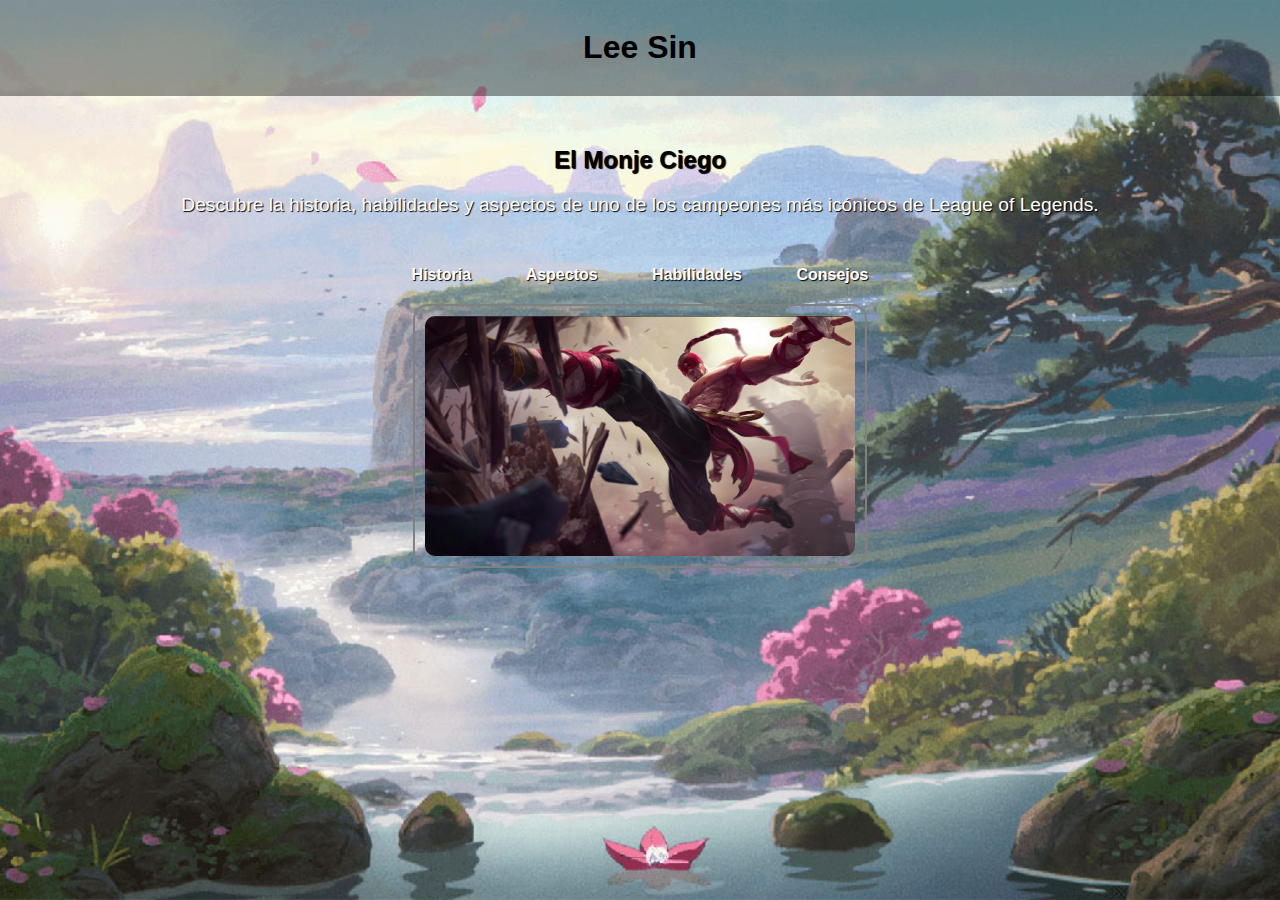
<file: index.html>
<!DOCTYPE html>
<html lang="es">
<head>
  <meta charset="UTF-8" />
  <meta name="viewport" content="width=device-width, initial-scale=1.0"/>
  <meta name="google-adsense-account" content="ca-pub-3333057361187350">
  <title>Monje Ciego - Descubre la historia, habilidades y aspectos de uno de los campeones más icónicos de League of Legends.</title>
  <link rel="stylesheet" href="styles.css"/>
  <script async src="https://pagead2.googlesyndication.com/pagead/js/adsbygoogle.js?client=ca-pub-3333057361187350"
     crossorigin="anonymous"></script>
</head>
<body>
  <header class="main-header">
    <h1 class="fade-in">Lee Sin</h1>
  </header>
  <main class="index-main text-shadow">   
    <h2 class="fade-in delay">El Monje Ciego</h2>
    <p class="intro-text fade-in delay">Descubre la historia, habilidades y aspectos de uno de los campeones más icónicos de League of Legends.</p>
    <nav>
      <a class="fade-in delay" href="historia.html">Historia</a>
      <a class="fade-in delay" href="skins.html">Aspectos</a>
      <a class="fade-in delay" href="habilidades.html">Habilidades</a>
      <a class="fade-in delay" href="consejos.html">Consejos</a>
    </nav>
    <div class="lee-img-frame fade-in delay2">
      <img  src="assets/skins/lee sin 0.jpg" alt="Monje Ciego Base"/>
    </div>
  </main>
  <script src="script.js"></script>
</body>
</html>
</file>
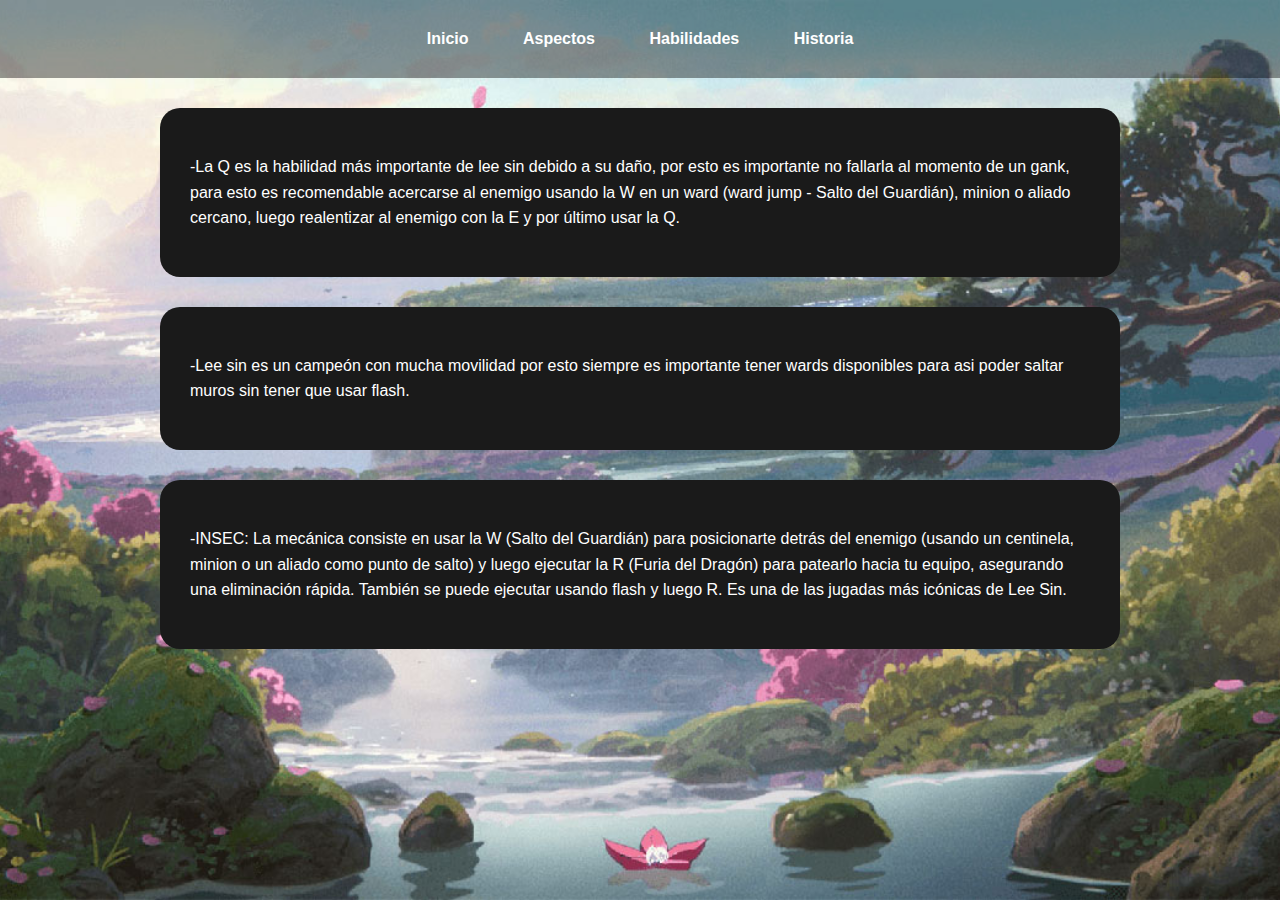
<file: consejos.html>
<!DOCTYPE html>
<html lang='es'>
    <head>
        <meta charset='UTF-8'>
        <meta name="viewport" content="width=device-width, initial-scale=1.0"/>
        <meta name="google-adsense-account" content="ca-pub-3333057361187350">
        <title>Historia - Lee Sin</title>
        <link rel='stylesheet' href='styles.css'>
        <script async src="https://pagead2.googlesyndication.com/pagead/js/adsbygoogle.js?client=ca-pub-3333057361187350"
     crossorigin="anonymous"></script>
    </head>
    <body>
<header class='sub-header'>
    <nav>
    <a class="fade-in delay2" href='index.html'>Inicio</a>
    <a class="fade-in delay2" href='skins.html'>Aspectos</a>
    <a class="fade-in delay2" href='habilidades.html'>Habilidades</a>
    <a class="fade-in delay2" href='historia.html'>Historia</a>
    </nav>
</header>
    <main class='story'>
        <div class='story-content fade-in'>
             <p>-La Q es la habilidad más importante de lee sin debido a su daño, por esto es importante no fallarla al momento de un gank, para esto es recomendable acercarse al enemigo usando la W en un ward (ward jump - Salto del Guardián), minion o aliado cercano, luego realentizar al enemigo con la E y por último usar la Q.</p>
        </div>
        <div class='story-content fade-in'>
            <p>-Lee sin es un campeón con mucha movilidad por esto siempre es importante tener wards disponibles para asi poder saltar muros sin tener que usar flash.</p>
        </div>
        <div class='story-content fade-in'>
            <p>-INSEC: La mecánica consiste en usar la W (Salto del Guardián) para posicionarte detrás del enemigo (usando un centinela, minion o un aliado como punto de salto) y luego ejecutar la R (Furia del Dragón) para patearlo hacia tu equipo, asegurando una eliminación rápida. También se puede ejecutar usando flash y luego R. Es una de las jugadas más icónicas de Lee Sin.</p>
        </div>
    </main>
    <script src="script.js"></script>
</body>
</html>
</file>
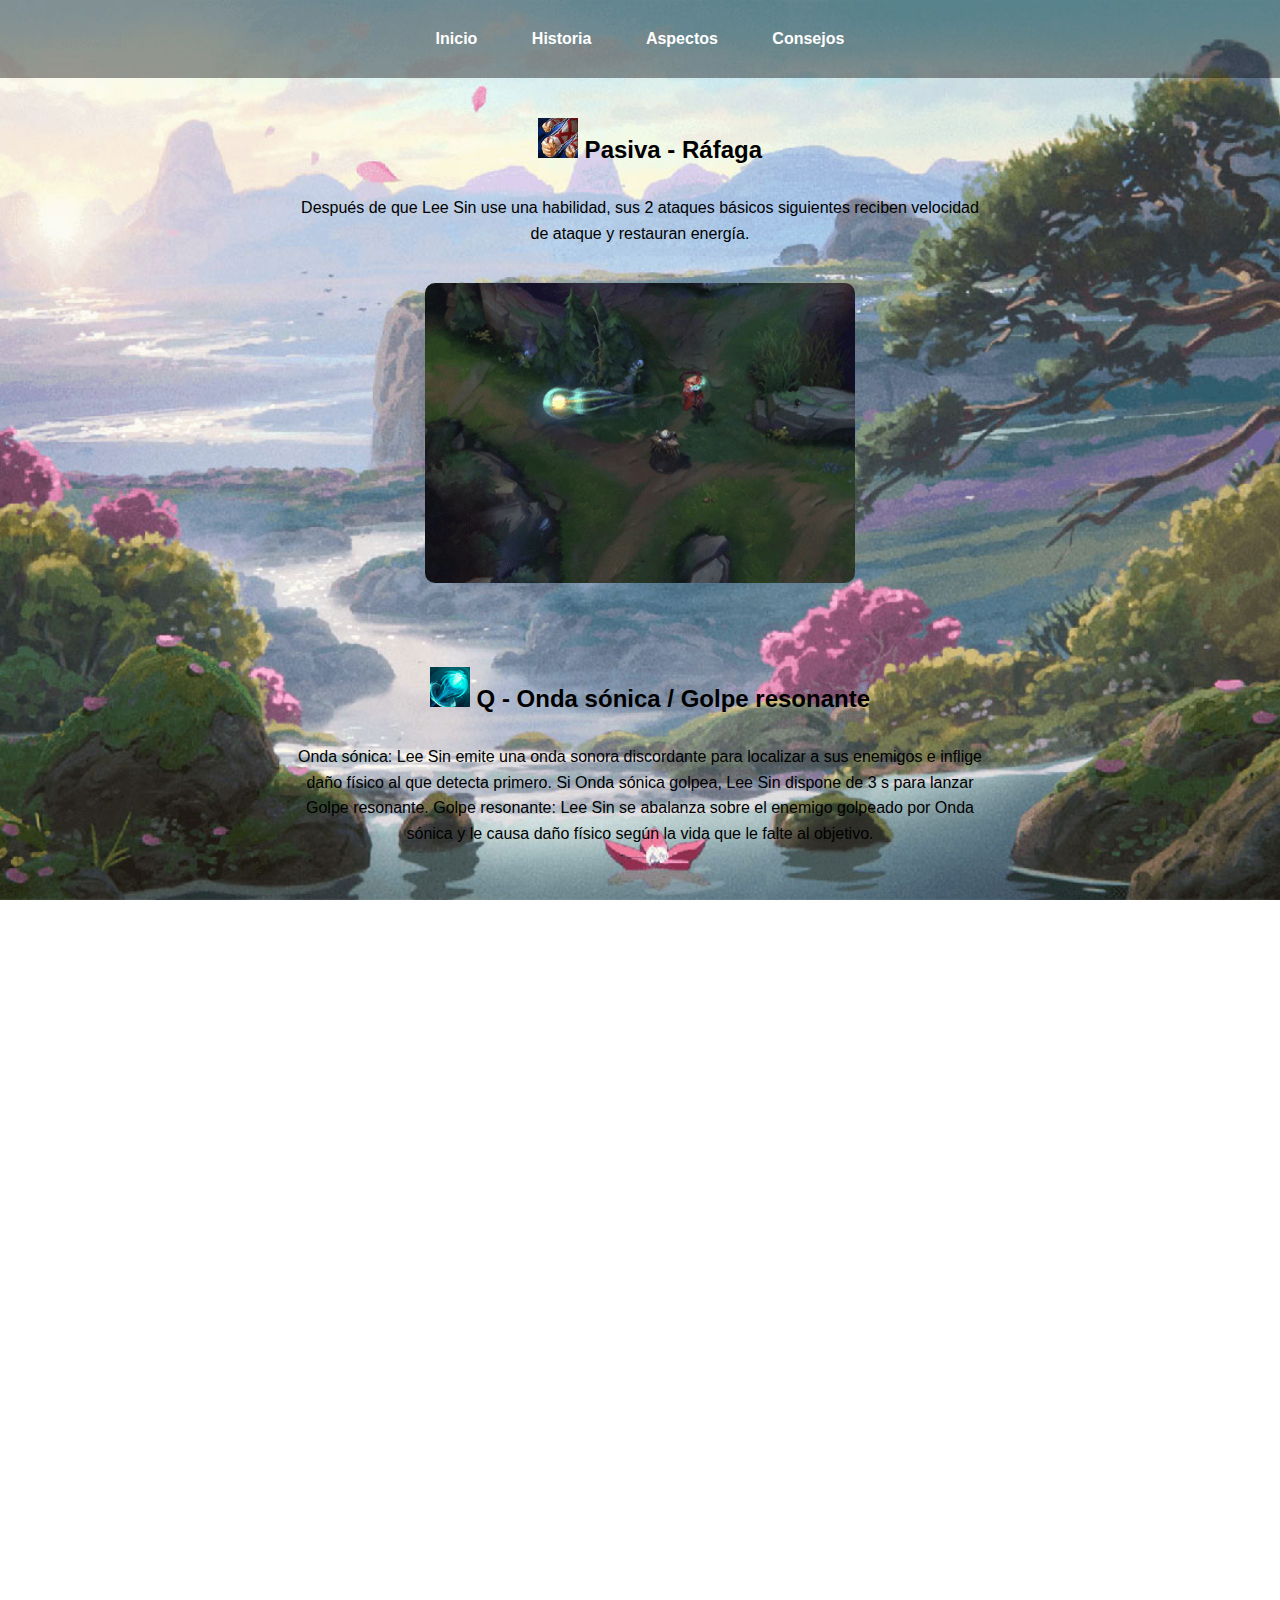
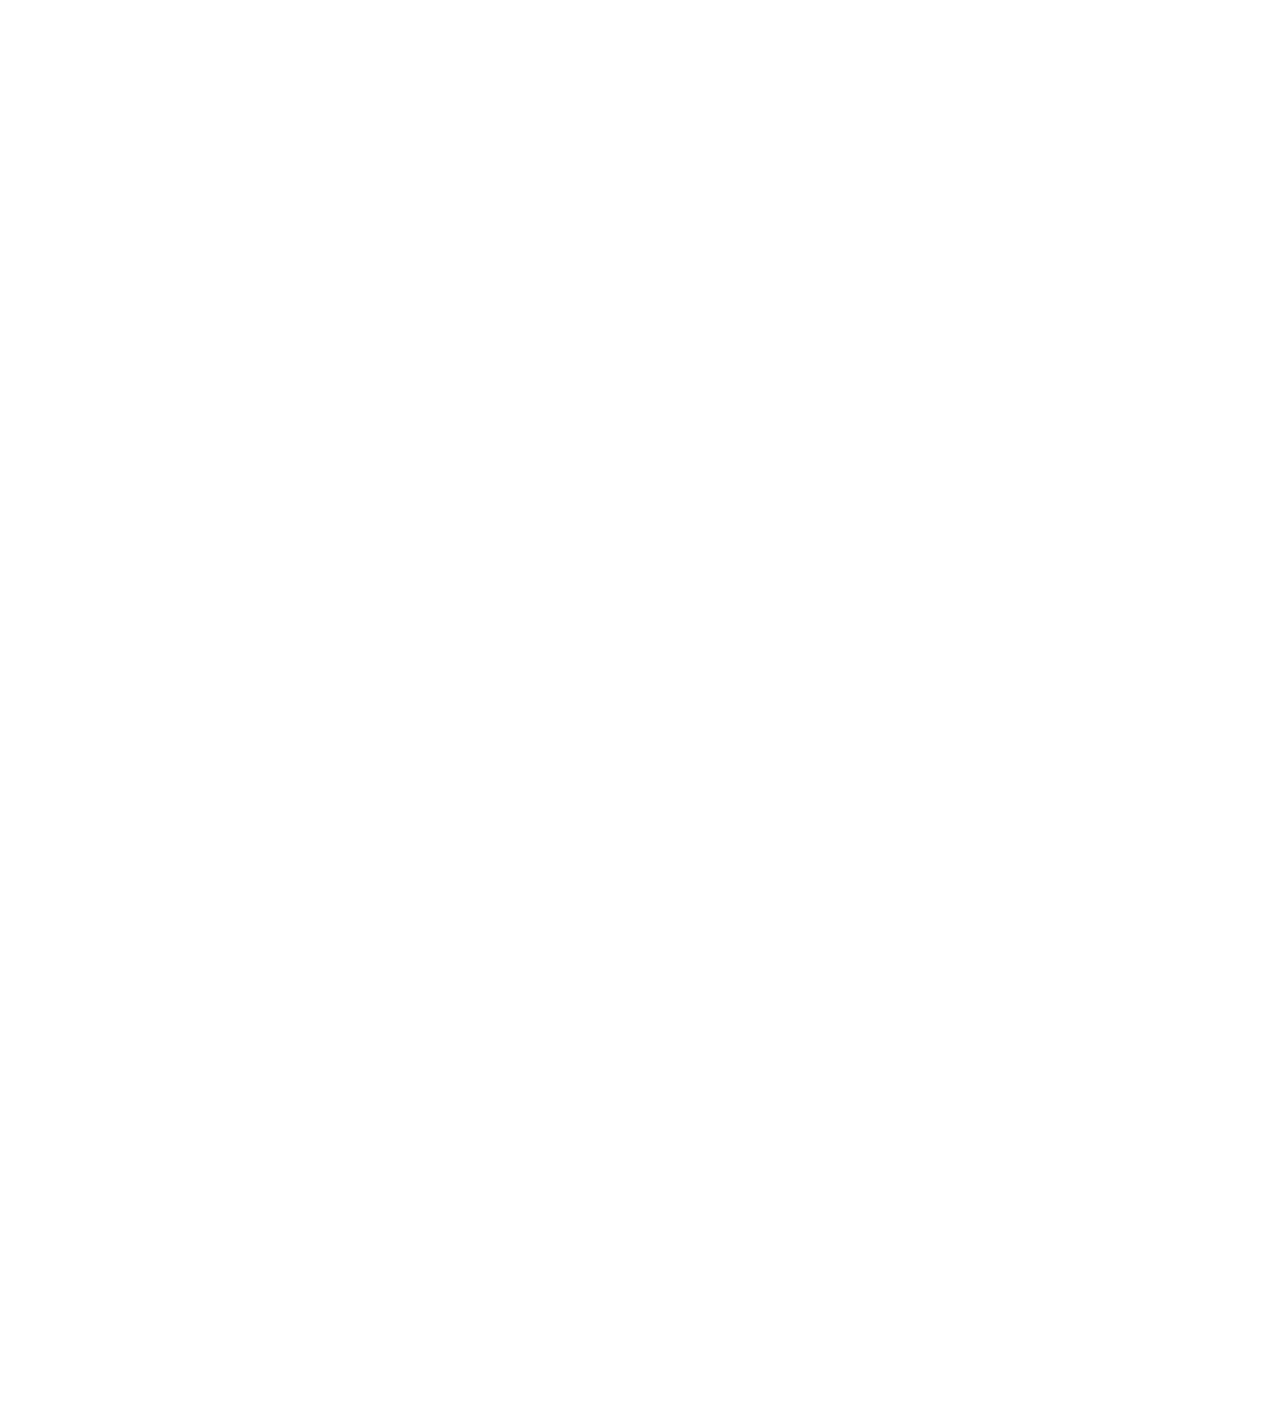
<file: habilidades.html>
<!DOCTYPE html><html lang='es'>
    <head>
        <meta charset='UTF-8'>
        <meta name="viewport" content="width=device-width, initial-scale=1.0"/>
        <meta name="google-adsense-account" content="ca-pub-3333057361187350">
        <title>Habilidades - Lee Sin</title>
        <link rel='stylesheet' href='styles.css'>
        <script async src="https://pagead2.googlesyndication.com/pagead/js/adsbygoogle.js?client=ca-pub-3333057361187350"
     crossorigin="anonymous"></script>
    </head>
    <body>

<header class='sub-header'>
    <nav>
    <a class="fade-in delay2" href='index.html'>Inicio</a>
    <a class="fade-in delay2" href='historia.html'>Historia</a>
    <a class="fade-in delay2" href='skins.html'>Aspectos</a>
    <a class="fade-in delay" href="consejos.html">Consejos</a>
</nav>
</header>
<main class='abilities'>
    <div class='ability fade-in'>
        <h2 class='ability fade-in'><img src="assets/lee/P lee.png"/> Pasiva - Ráfaga  </h2>
        <p>Después de que Lee Sin use una habilidad, sus 2 ataques básicos siguientes reciben velocidad de ataque y restauran energía.</p>
    </div> 
    <div class='ability_gif fade-in delay'>
        <img src='assets/lee/pasiva lee sin.gif' alt='Pasiva' />
    </div>    
    <div class='ability fade-in'>
        <h2 class='ability fade-in'><img src="assets/lee/Q lee.png"/> Q - Onda sónica / Golpe resonante  </h2>
        <p>Onda sónica: Lee Sin emite una onda sonora discordante para localizar a sus enemigos e inflige daño físico al que detecta primero. Si Onda sónica golpea, Lee Sin dispone de 3 s para lanzar Golpe resonante. Golpe resonante: Lee Sin se abalanza sobre el enemigo golpeado por Onda sónica y le causa daño físico según la vida que le falte al objetivo.</p>
    </div> 
    <div class='ability_gif fade-in delay'>
        <img src='assets/lee/Q lee sin.gif' alt='Pasiva' />
    </div>
    <div class='ability fade-in'>
        <h2 class='ability fade-in'><img src="assets/lee/W lee.png"/> W - Salvaguarda / Voluntad de hierro  </h2>
        <p>Salvaguarda: Lee Sin salta sobre un aliado de su elección y genera un escudo que lo protege del daño. Si el aliado es un campeón, también lo escuda. Tras utilizar Salvaguarda, Lee Sin puede usar Voluntad de hierro. Voluntad de hierro: El intenso entrenamiento de Lee Sin le permite crecerse en la batalla. Lee Sin obtiene robo de vida y succión de hechizo.</p>
    </div> 
    <div class='ability_gif fade-in delay'>
        <img src='assets/lee/W lee sin.gif' alt='Pasiva' />
    </div>
    <div class='ability fade-in'>
        <h2 class='ability fade-in'><img src="assets/lee/E lee.png"/> E - Tempestad / Incapacitar  </h2>
        <p>Tempestad: Lee Sin golpea el suelo y provoca una onda de choque que inflige daño mágico y revela a los enemigos alcanzados. Si Tempestad golpea a un enemigo, Lee Sin puede usar Incapacitar. Incapacitar: Lee Sin incapacita a los enemigos cercanos dañados por Tempestad y reduce su velocidad de movimiento. La velocidad de movimiento se recupera gradualmente.</p>
    </div> 
    <div class='ability_gif fade-in delay'>
        <img src='assets/lee/E lee sin.gif' alt='Pasiva' />
    </div>
    <div class='ability fade-in'>
        <h2 class='ability fade-in'><img src="assets/lee/R lee.png"/> R - Ira del dragón  </h2>
        <p>Lee Sin realiza una potente patada giratoria, que lanza hacia atrás al objetivo e inflige daño físico a él y a todos los enemigos con los que impacte. Estos últimos salen por los aires durante un breve tiempo. Esta técnica se la enseñó Jesse Perring, aunque Lee Sin no patea a los jugadores fuera del mapa.</p>
    </div> 
    <div class='ability_gif fade-in delay'>
        <img src='assets/lee/R lee sin.gif' alt='Pasiva' />
    </div>
    
</main>
<script src="script.js"></script>
</body>
</html>
</file>
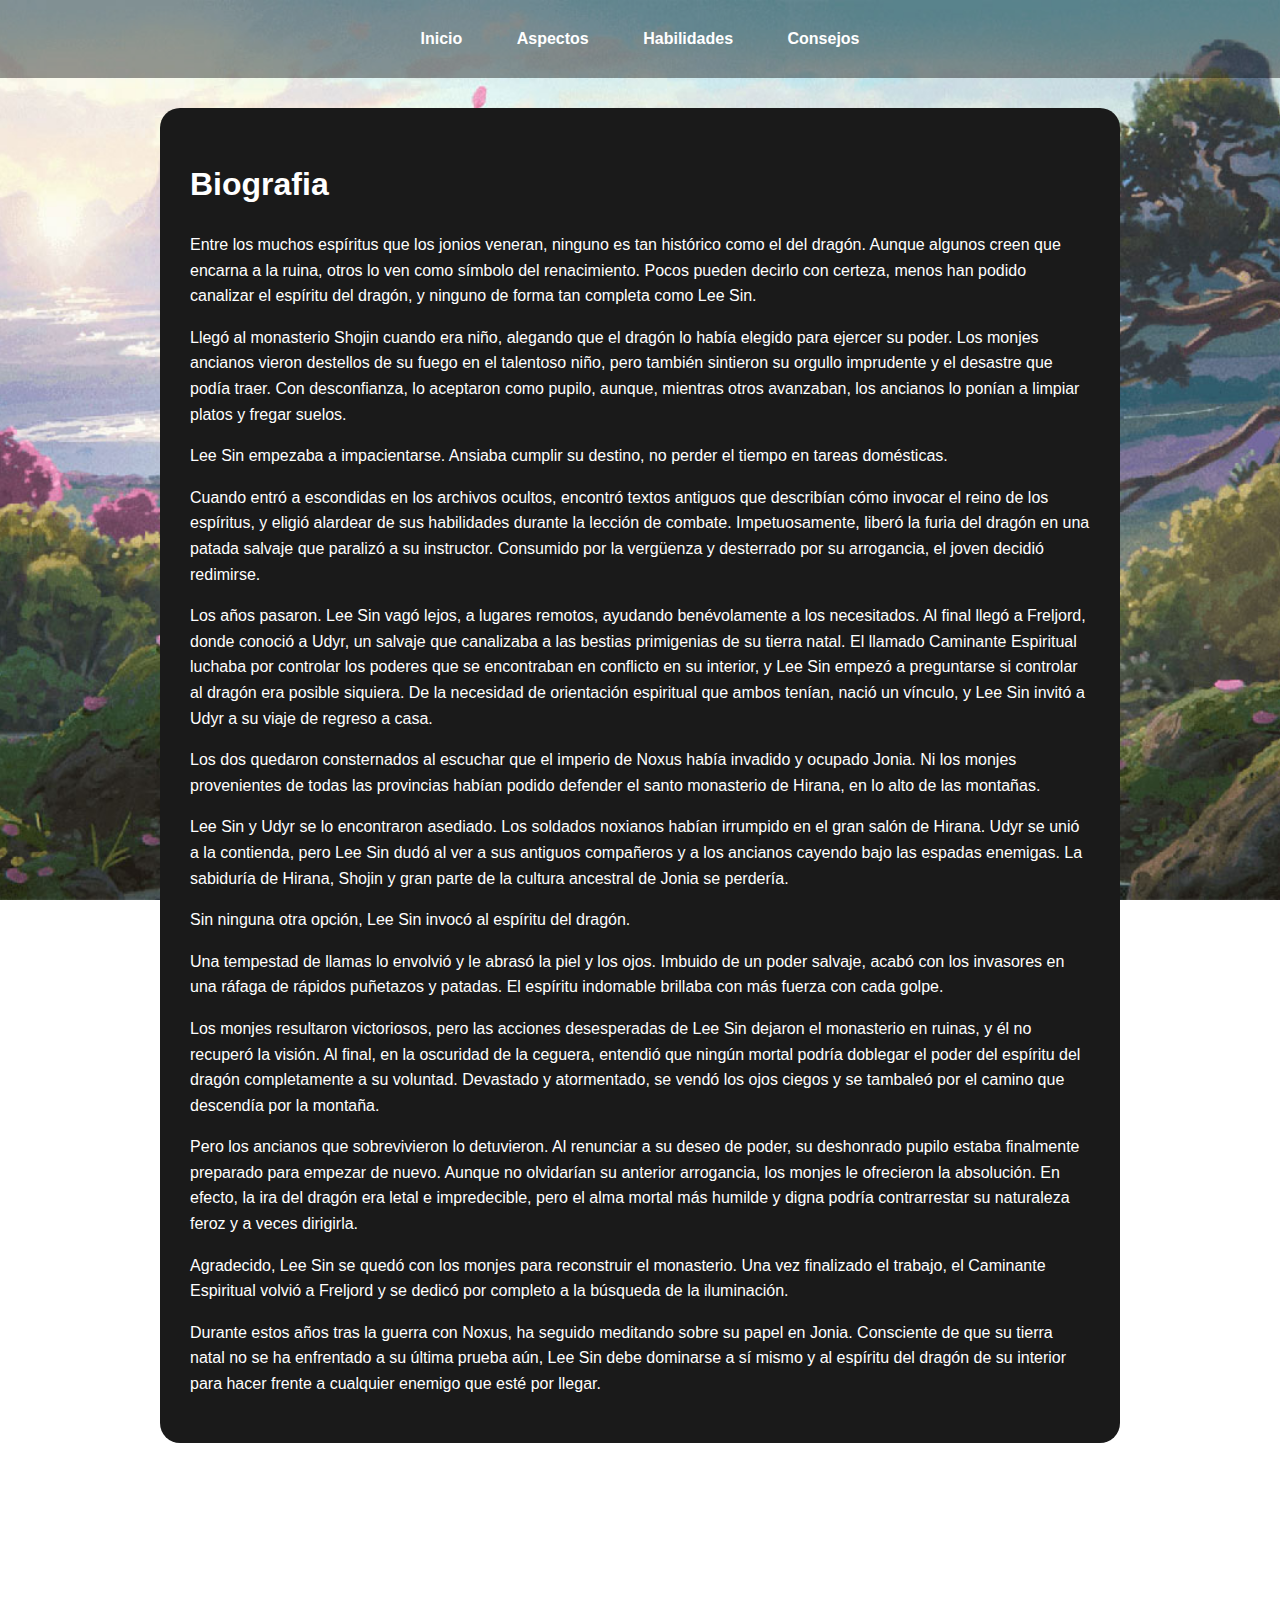
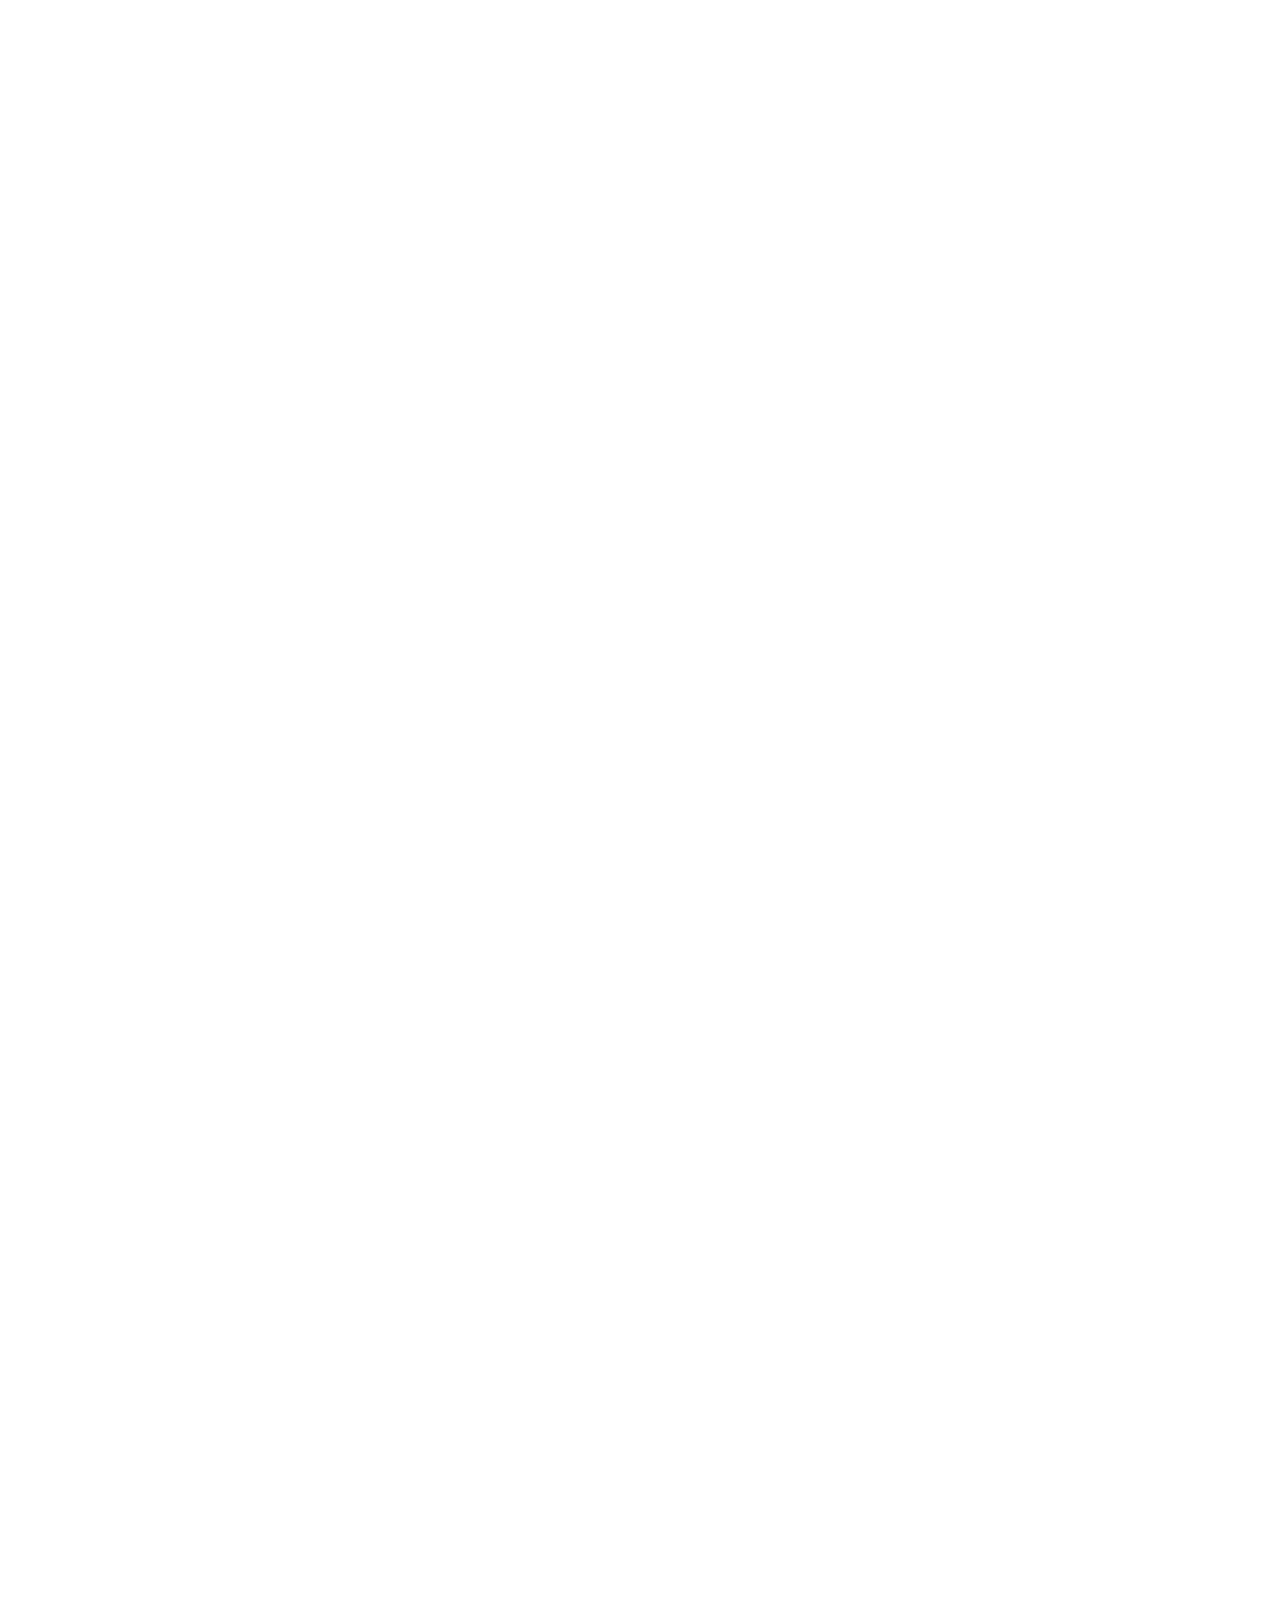
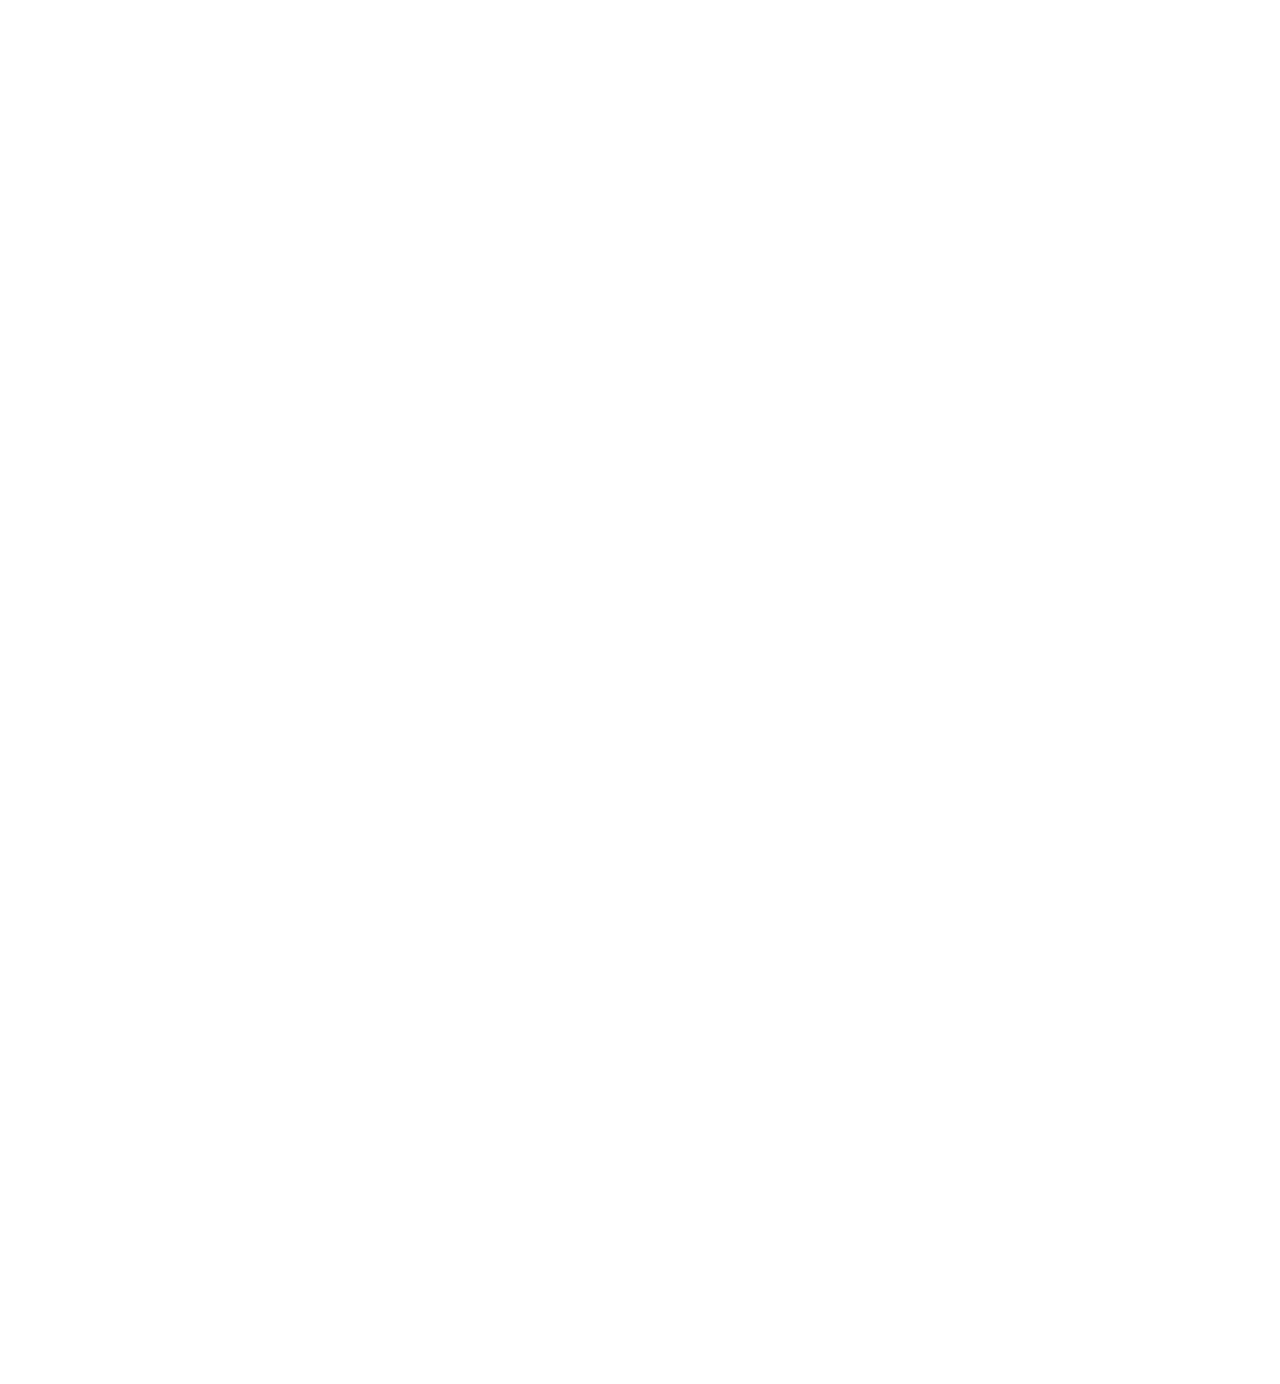
<file: historia.html>
<!DOCTYPE html>
<html lang='es'>
    <head>
        <meta charset='UTF-8'>
        <meta name="viewport" content="width=device-width, initial-scale=1.0"/>
        <meta name="google-adsense-account" content="ca-pub-3333057361187350">
        <title>Historia - Lee Sin</title>
        <link rel='stylesheet' href='styles.css'>
        <script async src="https://pagead2.googlesyndication.com/pagead/js/adsbygoogle.js?client=ca-pub-3333057361187350"
     crossorigin="anonymous"></script>
    </head>
    <body>
<header class='sub-header'>
    <nav>
    <a class="fade-in delay2" href='index.html'>Inicio</a>
    <a class="fade-in delay2" href='skins.html'>Aspectos</a>
    <a class="fade-in delay2" href='habilidades.html'>Habilidades</a>
    <a class="fade-in delay" href="consejos.html">Consejos</a>
    </nav>
</header>
    <main class='story'>
        <div class='story-content fade-in'>
            <h1 class='fade-in title'>Biografia</h1>
            <p>Entre los muchos espíritus que los jonios veneran, ninguno es tan histórico como el del dragón. Aunque algunos creen que encarna a la ruina, otros lo ven como símbolo del renacimiento. Pocos pueden decirlo con certeza, menos han podido canalizar el espíritu del dragón, y ninguno de forma tan completa como Lee Sin.</p>
            <p>Llegó al monasterio Shojin cuando era niño, alegando que el dragón lo había elegido para ejercer su poder. Los monjes ancianos vieron destellos de su fuego en el talentoso niño, pero también sintieron su orgullo imprudente y el desastre que podía traer. Con desconfianza, lo aceptaron como pupilo, aunque, mientras otros avanzaban, los ancianos lo ponían a limpiar platos y fregar suelos.</p>
            <p>Lee Sin empezaba a impacientarse. Ansiaba cumplir su destino, no perder el tiempo en tareas domésticas.</p>
            <p>Cuando entró a escondidas en los archivos ocultos, encontró textos antiguos que describían cómo invocar el reino de los espíritus, y eligió alardear de sus habilidades durante la lección de combate. Impetuosamente, liberó la furia del dragón en una patada salvaje que paralizó a su instructor. Consumido por la vergüenza y desterrado por su arrogancia, el joven decidió redimirse.</p>
            <p>Los años pasaron. Lee Sin vagó lejos, a lugares remotos, ayudando benévolamente a los necesitados. Al final llegó a Freljord, donde conoció a Udyr, un salvaje que canalizaba a las bestias primigenias de su tierra natal. El llamado Caminante Espiritual luchaba por controlar los poderes que se encontraban en conflicto en su interior, y Lee Sin empezó a preguntarse si controlar al dragón era posible siquiera. De la necesidad de orientación espiritual que ambos tenían, nació un vínculo, y Lee Sin invitó a Udyr a su viaje de regreso a casa.</p>
            <p>Los dos quedaron consternados al escuchar que el imperio de Noxus había invadido y ocupado Jonia. Ni los monjes provenientes de todas las provincias habían podido defender el santo monasterio de Hirana, en lo alto de las montañas.</p>
            <p>Lee Sin y Udyr se lo encontraron asediado. Los soldados noxianos habían irrumpido en el gran salón de Hirana. Udyr se unió a la contienda, pero Lee Sin dudó al ver a sus antiguos compañeros y a los ancianos cayendo bajo las espadas enemigas. La sabiduría de Hirana, Shojin y gran parte de la cultura ancestral de Jonia se perdería.</p>
            <p>Sin ninguna otra opción, Lee Sin invocó al espíritu del dragón.</p>
            <p>Una tempestad de llamas lo envolvió y le abrasó la piel y los ojos. Imbuido de un poder salvaje, acabó con los invasores en una ráfaga de rápidos puñetazos y patadas. El espíritu indomable brillaba con más fuerza con cada golpe.</p>
            <p>Los monjes resultaron victoriosos, pero las acciones desesperadas de Lee Sin dejaron el monasterio en ruinas, y él no recuperó la visión. Al final, en la oscuridad de la ceguera, entendió que ningún mortal podría doblegar el poder del espíritu del dragón completamente a su voluntad. Devastado y atormentado, se vendó los ojos ciegos y se tambaleó por el camino que descendía por la montaña.</p>
            <p>Pero los ancianos que sobrevivieron lo detuvieron. Al renunciar a su deseo de poder, su deshonrado pupilo estaba finalmente preparado para empezar de nuevo. Aunque no olvidarían su anterior arrogancia, los monjes le ofrecieron la absolución. En efecto, la ira del dragón era letal e impredecible, pero el alma mortal más humilde y digna podría contrarrestar su naturaleza feroz y a veces dirigirla.</p>
            <p>Agradecido, Lee Sin se quedó con los monjes para reconstruir el monasterio. Una vez finalizado el trabajo, el Caminante Espiritual volvió a Freljord y se dedicó por completo a la búsqueda de la iluminación.</p>
            <p>Durante estos años tras la guerra con Noxus, ha seguido meditando sobre su papel en Jonia. Consciente de que su tierra natal no se ha enfrentado a su última prueba aún, Lee Sin debe dominarse a sí mismo y al espíritu del dragón de su interior para hacer frente a cualquier enemigo que esté por llegar.</p>
        </div>
        <div class='story-content fade-in'>
            <h1 class='fade-in'>Historia</h1>
            <p>Raíces ancestrales, árboles sinuosos y frondosas enredaderas colgando de las rocas oscurecían casi por completo el camino de la opulenta jungla. Los tres hombres sudaban para intentar abrirse paso a machetazos. Sus corazones estaban llenos de codicia y soñaban con riquezas incalculables. Durante seis días, la jungla los había desafiado, pero ahora el templo se asomaba entre la vegetación. Su fachada había sido esculpida en una piedra colosal integrada en el terreno, y tenía flores rojas y azules esparcidas por la base. Unas estatuas serenas decoraban los nichos dorados, y guirnaldas de orquídeas doradas se enredaban en los aleros.</p>
            <p>—¿Has visto, Horta? —dijo Wren—. ¿No te habíamos dicho que el templo era real?</p>
            <p>—Siempre que los tesoros de dentro también sean reales —dijo Horta, dejando a un lado su hacha desgastada y sacando una espada recién afilada—. Los dos apostasteis vuestra vida por ello, ¿os acordáis?</p>
            <p>—No te preocupes, Horta —dijo Merta, con una tos carrasposa—. Podrás comprarte tu propio palacio después de esto.</p>
            <p>—Más me vale —dijo Horta—. Ahora sacad vuestras espadas. Y matad a quien se ponga en vuestro camino.</p>
            <p>Los tres forajidos se acercaron al templo. El atardecer se reflejaba en las hojas de sus espadas. Horta se fijó en que las esquinas no estaban definidas; los bordes se juntaban entre sí en lugar de formar ángulos. Al entrar, pasaron entre dos sauces látigo jonios, cuyos troncos se curvaban para formar una entrada. Su corteza era tan blanca que parecía que la hubieran pintado.</p>
            <p>—¿Por qué no hay guardias? —preguntó al entrar.</p>
            <p>La pregunta quedó sin respuesta. Sus ojos se adaptaron a la penumbra sepulcral de una cámara labrada en la roca. El techo arqueado estaba tallado con bajorrelieves, y las paredes estaban cubiertas de brillantes y coloridos fragmentos de cristal que formaban un mosaico de vívidos paisajes, rebosantes de luz y vida. Sobre los pilares de bronce tallado se apreciaban losas de marfil grabadas con parábolas de Shojin, y desde los nichos socavados, los ídolos de azabache con gemas incrustadas observaban impasibles. Las estatuas de dioses guerreros decoradas con oro miraban hacia abajo desde los pedestales de pórfido y jade.</p>
            <p>—Cogedlo —dijo Horta sonriendo—. Cogedlo todo.</p>
            <p>Wren y Merta enfundaron sus espadas y abrieron sus bolsas. Empezaron a llenarlas con todo lo que tenían a mano: estatuas, ídolos y gemas. Gritaban de júbilo por la fortuna en oro que estaban acumulando. Horta daba vueltas por la cámara, pensando en cómo los mataría al volver a la civilización, cuando notó que una de las estatuas se estaba moviendo.</p>
            <p>A primera vista, habría pensado que era un ídolo de un monje guerrero, sentado con las piernas cruzadas y las manos apoyadas en las rodillas. Le había estado dando la espalda a Horta, pero ahora el hombre estaba de pie y se había girado sobre sí mismo con la facilidad y fluidez de una serpiente enroscada. Era esbelto y estaba muy musculado. Llevaba unos pantalones anchos y una bandana roja que le cubría los ojos.</p>
            <p>—Parece que esto no estaba tan vacío —dijo Horta rodeando con los dedos la empuñadura envuelta en cuero de su espada—. Bien. Estaba deseando hacer pedazos a alguien.</p>
            <p>—Tres hombres —dijo el monje inclinando la cabeza hacia un lado, como si escuchase sonidos que solo él podía oír—: uno con un pulmón dañado, otro con un corazón débil que no durará más de un año.</p>
            <p>El monje ciego se giró y clavó la mirada directamente en Horta, aunque estaba claro que no podía ver nada a través de la gruesa tela que le cubría los ojos.</p>
            <p>—Tienes la columna torcida —dijo—.Te duele en invierno y te obliga a inclinarte hacia la izquierda.</p>
            <p>—¿Qué eres? ¿Una especie de adivino? —preguntó Horta, relamiéndose con nerviosismo.</p>
            <p>—Soy Lee Sin —dijo el monje, ignorando la pregunta.</p>
            <p>—¿Y eso debería decirnos algo? —preguntó Horta.</p>
            <p>—Os doy solo esta oportunidad para que devolváis lo que habéis cogido —dijo Lee Sin—. Luego marchaos de este lugar y no volváis nunca.</p>
            <p>—No estás en disposición de ordenar nada, mi querido ciego —dijo Horta, dejando que la punta de su espada arañase el suelo de piedra—. Nosotros somos tres y tú ni siquiera tienes armas.</p>
            <p>Wren y Merta se rieron con nerviosismo, temerosos de la seguridad del monje a pesar de su ventaja en número. Horta hizo un gesto con la mano que le quedaba libre y sus dos acompañantes se pusieron a los lados del monje, desenfundando sendas espadas curvadas de sus vainas de cuero.</p>
            <p>—Este es un lugar sagrado —añadió Lee Sin, con gesto triste—. No debería ser profanado.</p>
            <p>—Acabad con la miseria de este pobre ciego—dijo Horta haciendo un gesto con la cabeza a los otros dos.</p>
            <p>Wren dio un paso adelante. Lee Sin ya se estaba moviendo antes de que su pie tocase el suelo. El monje pasó de estar completamente quieto a convertirse en una masa borrosa de movimiento en un abrir y cerrar de ojos. Giró su brazo como un látigo y el borde de su mano golpeó el cuello de Wren. El hueso se rompió y el bandido cayó al suelo con la cabeza girada en un ángulo poco natural. Lee Sin esquivó la espada de Merta cuando este intentó rajarlo. Había sido un ataque incontrolado y a su regreso, la espada pasó por encima de la cabeza de Lee Sin. El monje se deslizó por el suelo y giró sobre sí mismo para golpear con la espinilla la pierna de Merta. El bandido se desplomó y su espada cayó golpeando el suelo empedrado. Lee Sin dio un salto impulsándose con los pies y clavó su talón en el esternón de Merta.</p>
            <p>Este dejó escapar un grito ahogado de dolor cuando se le partieron las costillas y las astillas de los huesos se clavaron en su débil corazón. Las gemas robadas se esparcieron fuera de la bolsa que se le había caído, al mismo tiempo que sus ojos se llenaban de agonía mientras luchaba por respirar como un pez fuera del agua.</p>
            <p>—Eres rápido para ser un monje —dijo Horta, moviendo su espada en el aire en una serie de maniobras cegadoras—. Pero a mí tampoco se me da mal la espada.</p>
            <p>—¿Crees que eres rápido? —preguntó Lee Sin.</p>
            <p>—He sido entrenado por el mejor, así que no te resultaré tan fácil de derrotar como esos dos idiotas —dijo Horta, señalando con la cabeza los cuerpos de sus antiguos compañeros.</p>
            <p>Lee Sin no respondió mientras giraban el uno alrededor del otro. Horta observaba, mientras que el hombre ciego percibía cada uno de sus movimientos. Los pasos del monje eran fluidos y precisos, y Horta tenía el incómodo presentimiento de que cada segundo que pasaba le estaba revelando a su oponente una más de sus habilidades.</p>
            <p>Con un grito, se lanzó hacia el monje, atacando con rápidos movimientos altos y estocadas. Lee Sin sorteaba los ataques, moviéndose como una hoja arrastrada por el viento cada vez que esquivaba, bloqueaba y se escapaba de los golpes desesperados de Horta. No detuvo su espada en ningún momento, lo que forzó a Lee Sin a retroceder en cada ataque. El monje no había empezado a sudar siquiera. Su boca impasible, los ojos cubiertos y su tranquila arrogancia exasperaban a Horta.</p>
            <p>Se preparó para un último ataque, en el que pondría en práctica cada día de entrenamiento y haría acopio de toda la furia y la fuerza que pudiese. Su espada cortaba el aire que rodeaba al monje, pero no llegó a hacer contacto con su piel ni una sola vez.</p>
            <p>Lee Sin lo esquivó una última vez, dobló las rodillas y puso su cuerpo en tensión.</p>
            <p>—Eres rápido y no tienes ningún talento —dijo, con los tendones palpitando bajo su piel—, pero la rabia inunda todos tus pensamientos. Te ha consumido y te ha llevado a la muerte.</p>
            <p>Horta notó que la temperatura de la cámara subía a medida que los flujos de energía se fusionaban alrededor de Lee Sin. Un intenso vórtice envolvió al monje y Horta retrocedió aterrorizado, dejando caer su espada. Lee Sin temblaba, como si intentase controlar energías más poderosas de las que podía contener. El sonido de un viento creciente resonó en las paredes de la cámara.</p>
            <p>—Por favor —dijo Horta—. Lo devolveré. ¡Lo devolveré todo!</p>
            <p>Lee Sin dio un salto, empujado por el potente huracán de energía. Sus pies golpearon el pecho de Horta, que cayó hacia atrás y se estampó contra el muro, lo que provocó que la piedra se resquebrajara. Se desplomó en el suelo y cada uno de los huesos de su columna vertebral se hizo pedazos como cerámica rota.</p>
            <p>—Tuviste la oportunidad de evitar esto, pero no la aprovechaste —dijo Lee Sin—. Ahora estás pagando el precio.</p>
            <p>Horta comenzó a perder visión a medida que la muerte se acercaba, pero alcanzó a ver cómo Lee Sin volvía a sentarse. El monje le daba la espalda, tenía una postura relajada, y el vórtice de energía letal comenzaba a disiparse.</p>
            <p>Lee Sin agachó la cabeza y se sumió en su meditación.</p>
        </div>
    </main>
    <script src="script.js"></script>
</body>
</html>
</file>
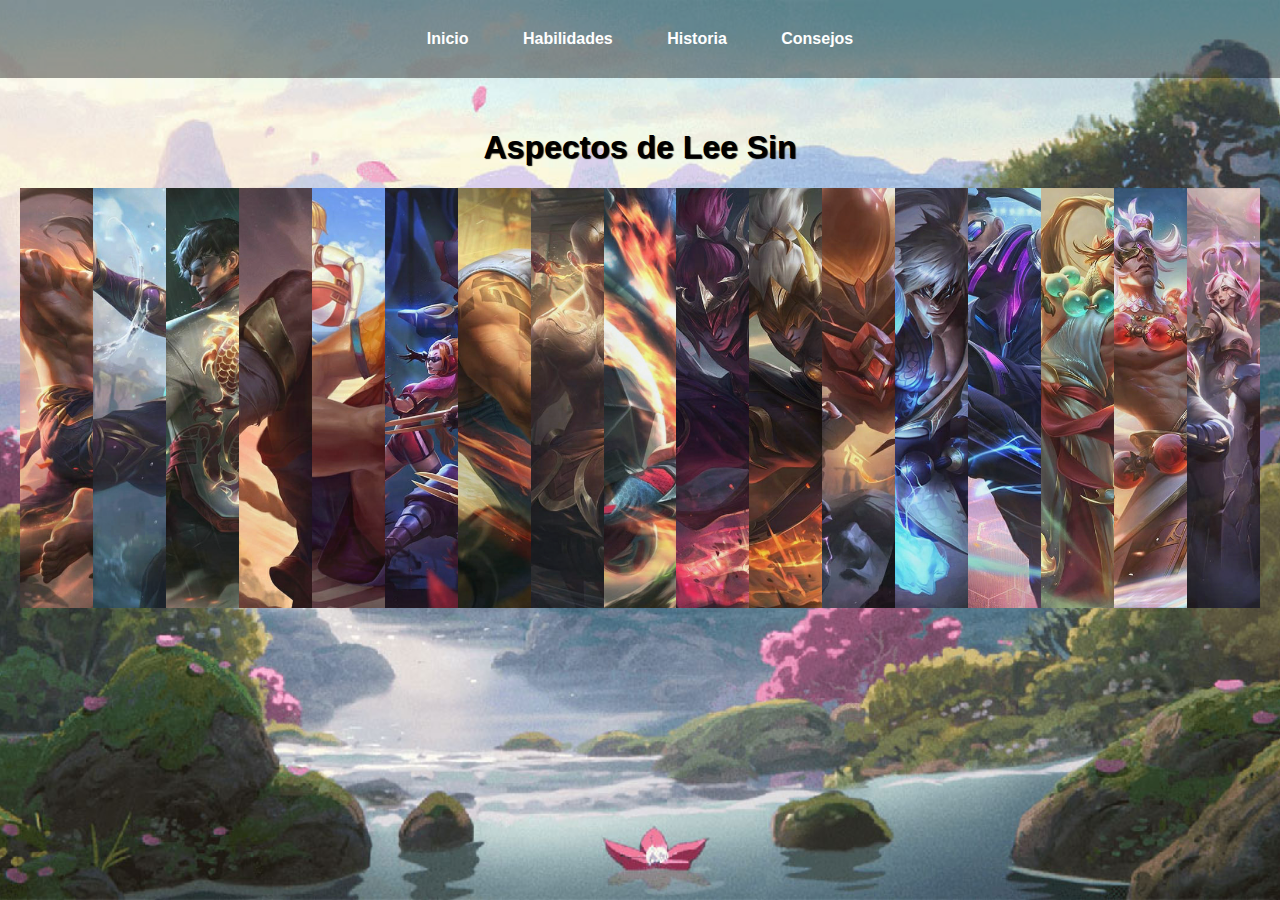
<file: skins.html>
<!DOCTYPE html>
<html lang='es'>
    <head>
        <meta charset='UTF-8'>
        <meta name="viewport" content="width=device-width, initial-scale=1.0"/>
        <meta name="google-adsense-account" content="ca-pub-3333057361187350">
        <title>Skins - Lee Sin</title>
        <link rel='stylesheet' href='styles.css'>
        <script async src="https://pagead2.googlesyndication.com/pagead/js/adsbygoogle.js?client=ca-pub-3333057361187350"
     crossorigin="anonymous"></script>
    </head>
    <body>

<header class='sub-header'>
    <nav>
        <a class="fade-in delay2" href='index.html'>Inicio</a>
        <a class="fade-in delay2" href='habilidades.html'>Habilidades</a>
        <a class="fade-in delay2" href='historia.html'>Historia</a>
        <a class="fade-in delay" href="consejos.html">Consejos</a>
    </nav>
</header>
    <main class="index-main">
        <h1 class="fade-in delay">Aspectos de Lee Sin</h1>        
                <section class="fade-in">
                    <img src="assets/skins/taridicional.jpg">
                    <img src="assets/skins/acolito.jpg">
                    <img src="assets/skins/puno dragon.jpg">
                    <img src="assets/skins/muay thai.jpg">
                    <img src="assets/skins/playero.jpg">
                    <img src="assets/skins/stk t1.jpg">
                    <img src="assets/skins/boxeador.jpg">
                    <img src="assets/skins/puno divino.jpg">
                    <img src="assets/skins/futbol.jpg">
                    <img src="assets/skins/heraldo.jpg">
                    <img src="assets/skins/prestigioso.jpg">
                    <img src="assets/skins/fpx.jpg">
                    <img src="assets/skins/dragon de la tormenta.jpg">
                    <img src="assets/skins/cenit.jpg">
                    <img src="assets/skins/poder celestial.jpg">
                    <img src="assets/skins/celestial divino.jpg">
                    <img src="assets/skins/t1.jpg">                 
                </section>
    </main>
    <script src="script.js"></script>
    </body>
</html>
</file>
<file: styles.css>
body {
  //background-color:rgb(255, 255, 255) 255, 255);
  //color: black;
  font-family: 'Segoe UI', Tahoma, Geneva, Verdana, sans-serif;
  margin: 0;
  padding: 0;
  background-image: url('assets/backgorund/jonia3.jpg'); 
  background-size: cover;
  background-attachment: fixed;
  background-position: center;
  background-repeat: no-repeat; 
  height: 100vh;
  //background: linear-gradient(135deg, #2b1e30, #533f5e,  #a36f80);
  //color: white;
  
}


a {
  text-decoration: none;
  margin: 0 25px;
  font-weight: bold;
  color: white;
}

a:hover {
  text-decoration: none;
  margin: 0 25px;
  font-weight: bold;
  color: white;
}

.main-header {
  background-color:rgb(0, 0, 0, 0.4);
  padding: 8px;
  text-align: center;
}

.sub-header {
  background-color:rgb(0, 0, 0, 0.4);
  padding: 30px;
  text-align: center;
} 

.index-main {
  text-shadow: 1px 1px 1px #000;
  text-align: center;
  padding: 30px 20px;
}
.lee-img-frame {
  border: 2px solid gray;
  border-radius: 15px;
  display: inline-block;
  padding: 10px;
  margin-top: 20px;
  opacity: 0;
  transition: opacity 0.8s ease, transform 0.8s ease;
}

.lee-img-frame img{
  display: flex;
  width: 430px;
  height: 240px;
  border-radius: 10px;
}

.story-content {
  background-color: #1a1a1a;
  margin: 30px auto;
  padding: 30px;
  border-radius: 20px;
  width: 90%;
  max-width: 900px;
  line-height: 1.6;
}
section {
  display: flex;
  width: 1;
  height: 420px;
}

section img {
  width: 0px;
  flex-grow: 1;
  object-fit: cover;
  opacity: .9;
  transition: .5s ease;
}

section img:hover {
  cursor: crosshair;
  width: 650px;
  opacity: 1;
  filter: contrast(120%);
}



nav a:hover {
    background-color:rgb(34, 33, 33);
    box-shadow: 0 0 10px rgba(255, 255, 255, 0.2);
    transition: all 0.3s ease;
    padding: 5px;
    border-radius: 5px;
}



.intro-text {
  font-size: 1.2rem;
  color: white;
  margin-top: 20px;
  margin-bottom: 50px;
}

.ability {
  text-align: center;
  margin: 10px auto;
  padding: 10px;
  width: 700px;
  line-height: 1.6;
}

.ability img{
  width: 40px;
  height: 40px;
}

.ability_gif {
  text-align: center;
  margin-bottom: 50px;
}

.ability_gif img {
  width: 430px;
  height: 300px;
  border-radius: 10px;
} 


h1, h2, a, section, .ability, .ability_gif, .intro-text,.story-content {
  opacity: 0;
  transform: translateY(30px);
  transition: opacity 0.8s ease, transform 0.8s ease;
}

.fade-in.visible {
  opacity: 1;
  transform: translateY(0);
}

.delay {
  transition-delay: 0.4s;
}

.delay2 {
  transition-delay: 0.8s;
}



.story-content h1{
  color: white;
}


.story-content p{
  color: white;
}
</file>
